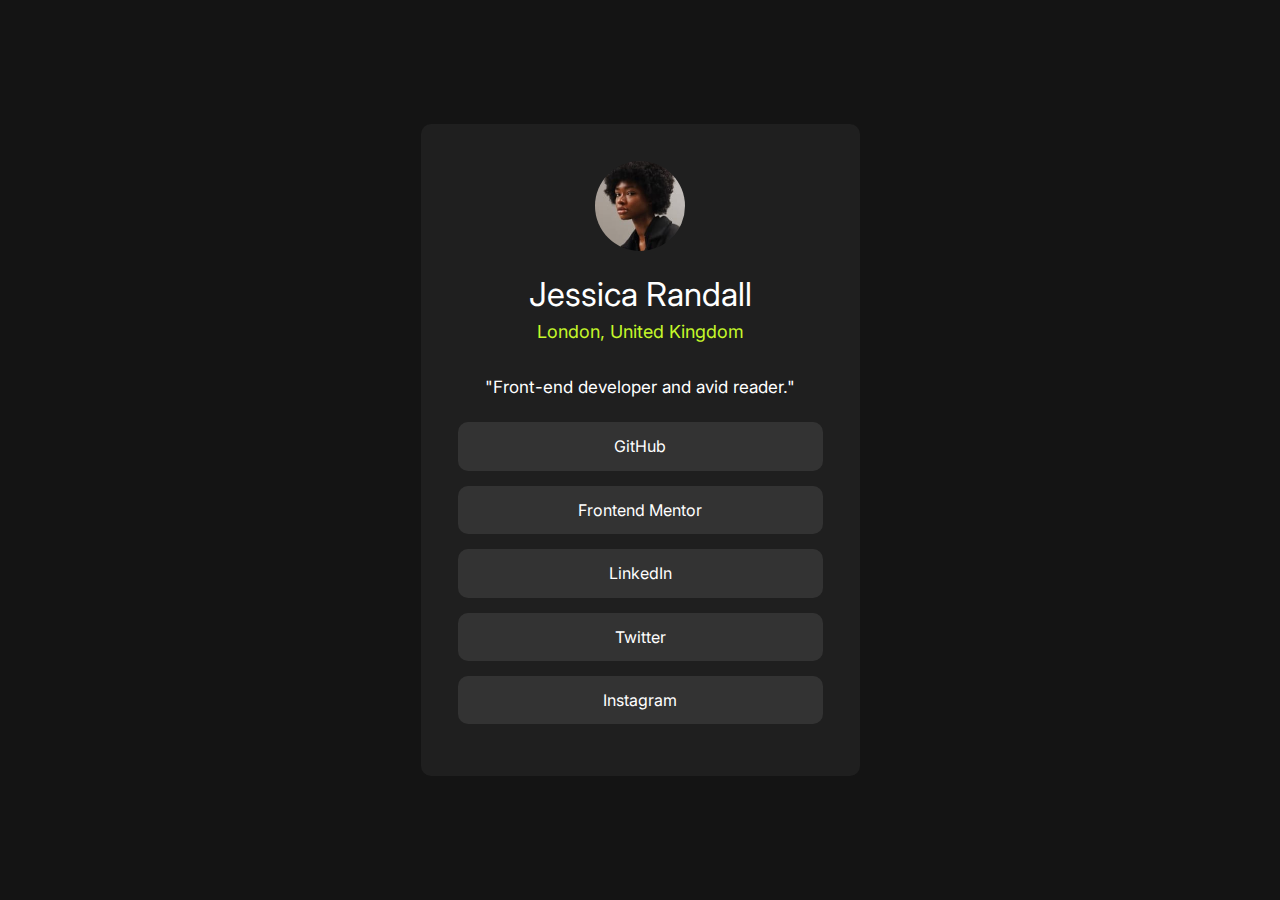
<file: task4/index.html>
<!DOCTYPE html>
<html lang="en">
<head>
  <meta charset="UTF-8">
  <meta name="viewport" content="width=device-width, initial-scale=1.0"> 

  <link rel="icon" type="image/png" sizes="32x32" href="./assets/images/favicon-32x32.png">
  <link rel="stylesheet" href="CSS/normalize.css">

  <link rel="stylesheet" href="CSS/style.css">
  
  <title>Frontend Mentor | Social links profile</title>

 
</head>
<body>

  <div class="container">
    <div class="main-card">
      <img class="main-card__img"  src="assets/images/avatar-jessica.jpeg" alt="Avatar image"> 
      <h1 class="main-card__heading">Jessica Randall</h1>
      <h2 class="main-card__secondry-heading">London, United Kingdom</h2>
      <p class="main-card__para"> "Front-end developer and avid reader."</p>

      <div class="main-card__links">
        <a href="https://github.com/asmaaelbahrawi1" target="_blank">GitHub</a>
        <a href="https://www.frontendmentor.io/profile/asmaaelbahrawi1" target="_blank">Frontend Mentor</a>
        <a href="https://www.linkedin.com/in/asmaa-elbahrawi/" target="_blank">LinkedIn</a>
        <a href="https://twitter.com/asmaa_elbahrawi" target="_blank">Twitter</a>
        <a href="https://www.instagram.com/asmaa_elbahrawi/" target="_blank">Instagram</a>
      </div>

    </div>

  </div>



  
 
</body>
</html>
</file>
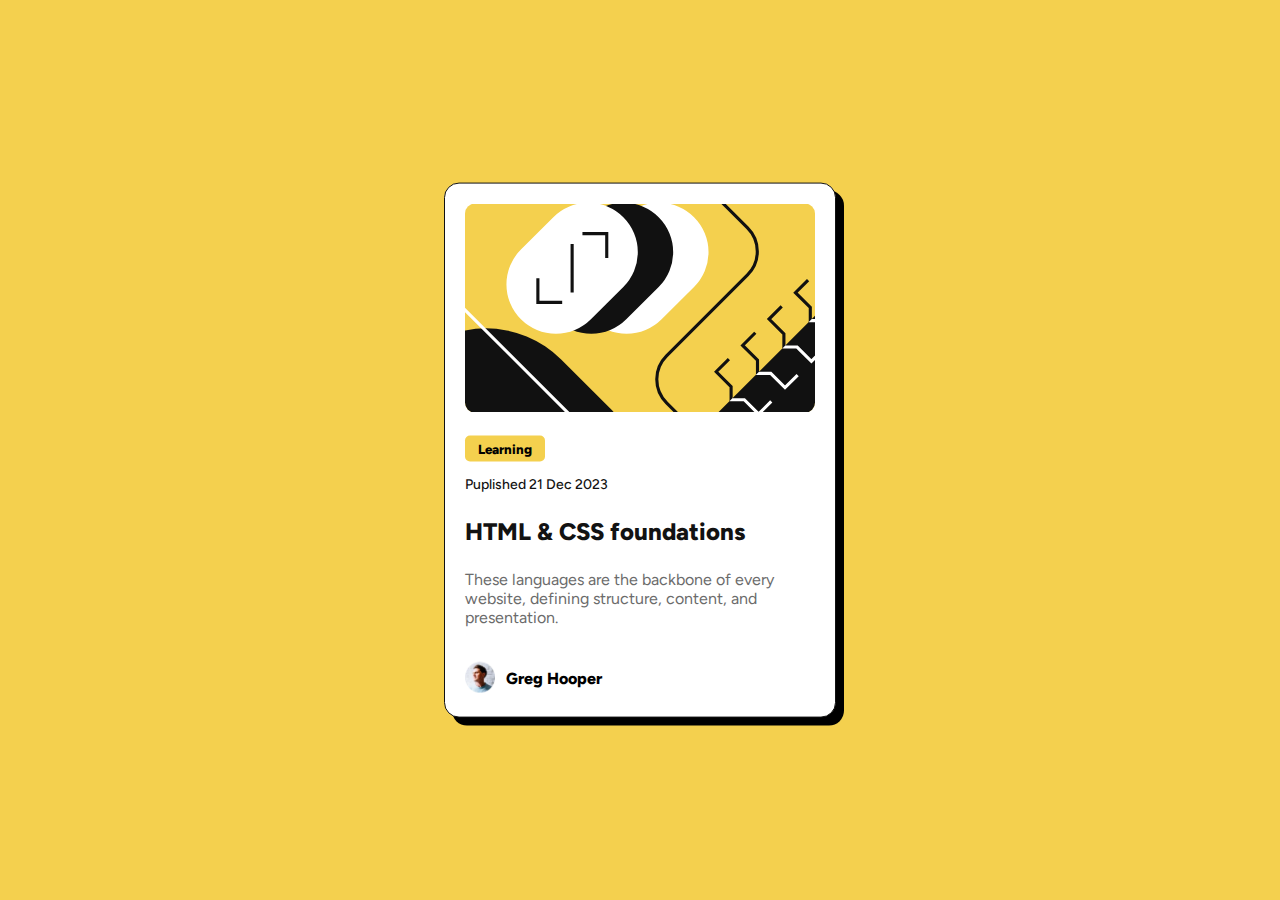
<file: task3/blog-preview-card-main/index.html>
<!DOCTYPE html>
<html lang="en">
<head>
  <meta charset="UTF-8">
  <meta name="viewport" content="width=device-width, initial-scale=1.0"> <!-- displays site properly based on user's device -->

  <link rel="icon" type="image/png" sizes="32x32" href="./assets/images/favicon-32x32.png">
  <link rel="stylesheet" href="CSS/style.css">
  
  <title>Frontend Mentor | Blog preview card</title>

   <!-- font link -->
  <style>
  @import url('https://fonts.googleapis.com/css2?family=Figtree:ital,wght@0,300..900;1,300..900&family=Outfit:wght@100..900&family=Young+Serif&display=swap');
  </style>

  
</head>
<body>
      <div class="main-card">

        <img class="main-card__img" src="assets/images/illustration-article.svg" alt="this is illustration article">
        <button class="main-card__button">Learning</button>
        <p class="main-card__date">Puplished 21 Dec 2023</p>
        <a href="google.com" class="hover-link"><p class="main-card__secondrypara">HTML & CSS foundations</p></a>
        <pre class="main-card__primarypara">These languages are the backbone of every
website, defining structure, content, and
presentation.
        </pre>
        
        <div class="container">
          <div>
            <img class="container-img" src="assets/images/image-avatar.webp" alt="this is image avatar ">
          </div>

          <div class="container-div">
           <span class="container-span">Greg Hooper</span>
          </div>

        </div>



 
</body>
</html>
</file>
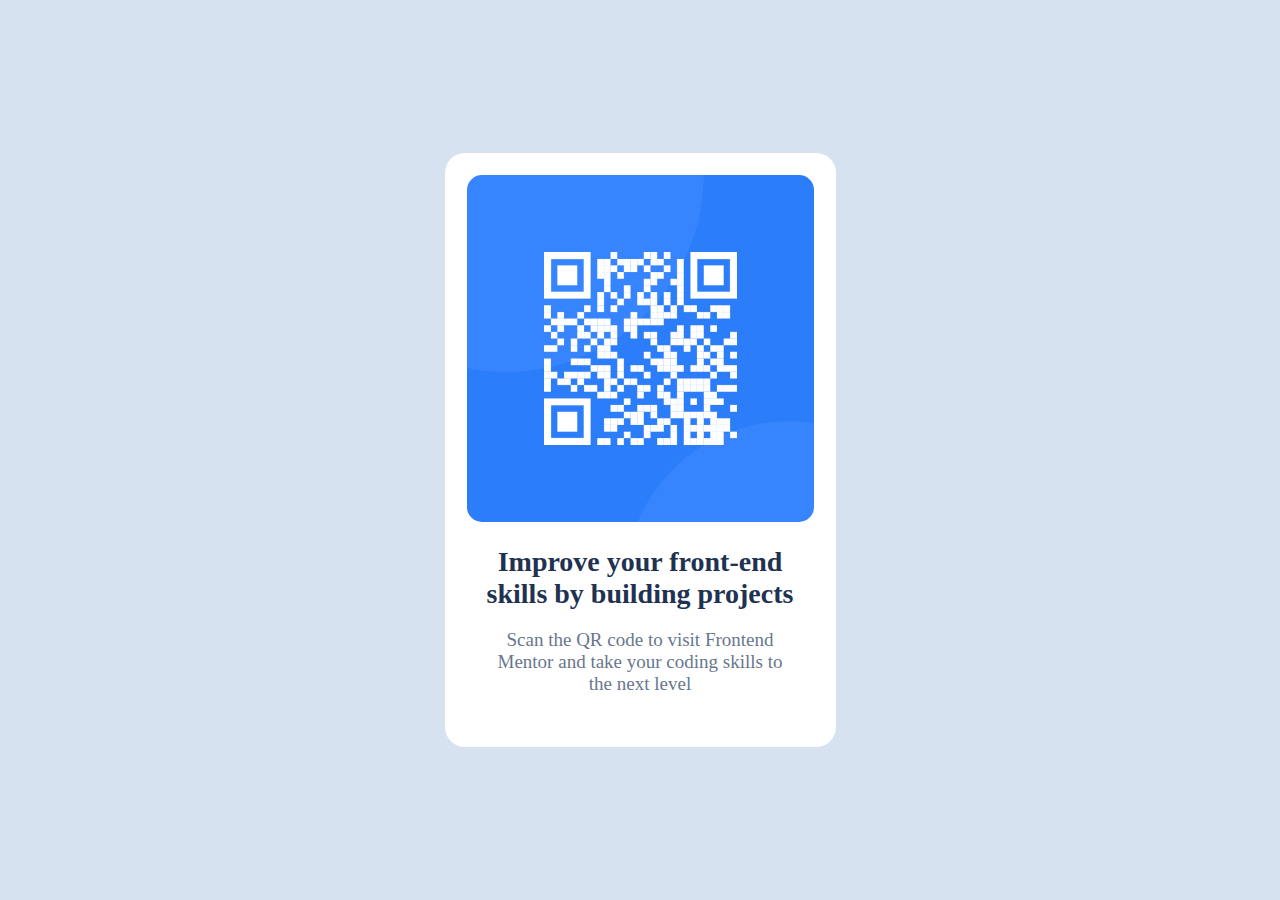
<file: task5/qr-code-component-main/index.html>
<!DOCTYPE html>
<html lang="en">
<head>
  <meta charset="UTF-8">
  <meta name="viewport" content="width=device-width, initial-scale=1.0">

  <link rel="icon" type="image/png" sizes="32x32" href="./images/favicon-32x32.png">

  <link rel="stylesheet" href="CSS/normalize.css">
  <link rel="stylesheet" href="CSS/style.css">
  
  <title>Frontend Mentor | QR code component</title>

  
</head>
<body>
  <div class="container">
    <div class="main-card">
      <img class="main-card__img" src="images/image-qr-code.png" alt="qr image">
        <h1 class="main-card__heading"> Improve your front-end skills by building projects</h1>
        <pre class="main-card__para">Scan the QR code to visit Frontend
Mentor and take your coding skills to
the next level</pre>
       </div>
  </div>

   
  
 
</body>
</html>
</file>
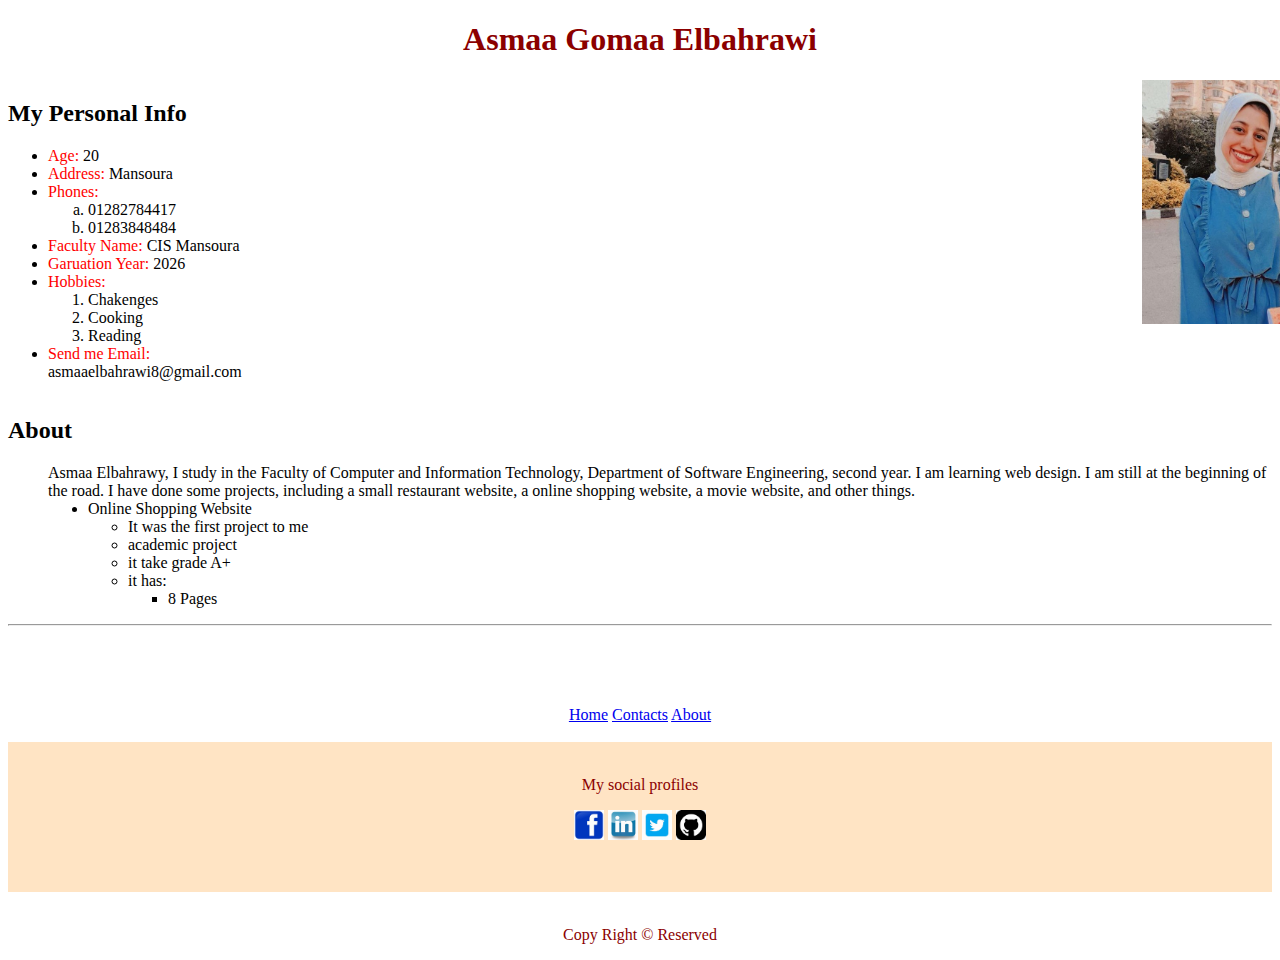
<file: task2/home.html>
<!DOCTYPE html>
<html lang="en">
<head>
    <meta charset="UTF-8">
    <meta name="viewport" content="width=device-width, initial-scale=1.0">
    <meta name="description" content="A prief overview about me ." >
    <meta name="auther" content="Asmaa Elbahrawi">
    <meta name="keyword" content="personal , information , html" >
    <title>Home Page</title>
    <link rel="stylesheet" href="css/home-style.css">
    <link rel="icon" href="css/images/icon.jpeg">
</head>
<body>
    <h1 class="header" id="top">Asmaa Gomaa Elbahrawi</h1>

    <div style="display: flex;">
        <div>
            <h2>My Personal Info</h2>
            <ul >
                <li><span style="color:red">Age:</span> 20</li>
                <li><span style="color:red">Address: </span>Mansoura</li>
                <li><span style="color:red">Phones: </span>
                    <ol type="a">
                        <li>01282784417</li>
                        <li>01283848484</li>
                    </ol>
                </li>
                <li><span style="color:red">Faculty Name:</span> CIS Mansoura</li>
                <li><span style="color:red">Garuation Year: </span>2026</li>
                <li><span style="color:red">Hobbies:</span>
                    <ol type="1">
                        <li>Chakenges</li>
                        <li>Cooking</li>
                        <li>Reading</li>
                    </ol>
                </li>
                <li><span style="color:red">Send me Email:</span> asmaaelbahrawi8@gmail.com</li>
            </ul>
        </div>
        <div><img src="css/images/personal.jpg" alt="" class="personal-photo"></div>
    </div>

    <dl>
        <dt><h2>About</h2></dt>
        <dd>Asmaa Elbahrawy, I study in the Faculty of Computer and Information Technology,
            Department of Software Engineering, second year. 
            I am learning web design. I am still at the beginning of the road.
            I have done some projects, including a small restaurant website, a  online shopping website, a movie website, and other things.
        </dd>

        <dd>
            <ul>
                <li>Online Shopping Website</li>
                <ul style="list-style-type: circle;">
                    <li>It was the first project to me</li>
                    <li>academic project </li>
                    <li>it take grade A+</li>
                    <li>it has:
                        <ul style="list-style: square;">
                            <li>8 Pages</li> 
                        </ul>
                    </li>

                </ul>
            </ul>
        </dd>
        
   </dl>

    <hr><br>

    <a href="#top" ><img src="css/images/top.jpeg" alt="to top" class="top"></a>
     

    <div style="text-align: center; align-items: center;">
        <a href="home.html">Home</a>
        <a href="home.html">Contacts</a>
        <a href="home.html">About</a>
    </div><br>

    <div class="social-links">
        <br>
        <p style="color:darkred;">My social profiles</p>
        <a href="https://www.facebook.com/asmaaelbahrawi"><img src="css/images/facebook.jpeg" alt="facebook" width="30" height="30"></a>
        <a href="https://www.linkedin.com/in/asmaa-elbahrawi/"><img src="css/images/linkedin.jpeg" alt="linkedin" width="30" height="30"></a>
        <a href="https://x.com/asmaa_elbahrawi"><img src="css/images/twitter.jpeg" alt="twiter" width="30" height="30"></a>
        <a href="https://github.com/AsmaaElbahrawi"><img src="css/images/github.jpeg" alt="github" width="30" height="30"></a>
        
    </div>
    <br>
    <p class="copyright">
        Copy Right  &copy; Reserved
    </p>







    
</body>
</html>
</file>
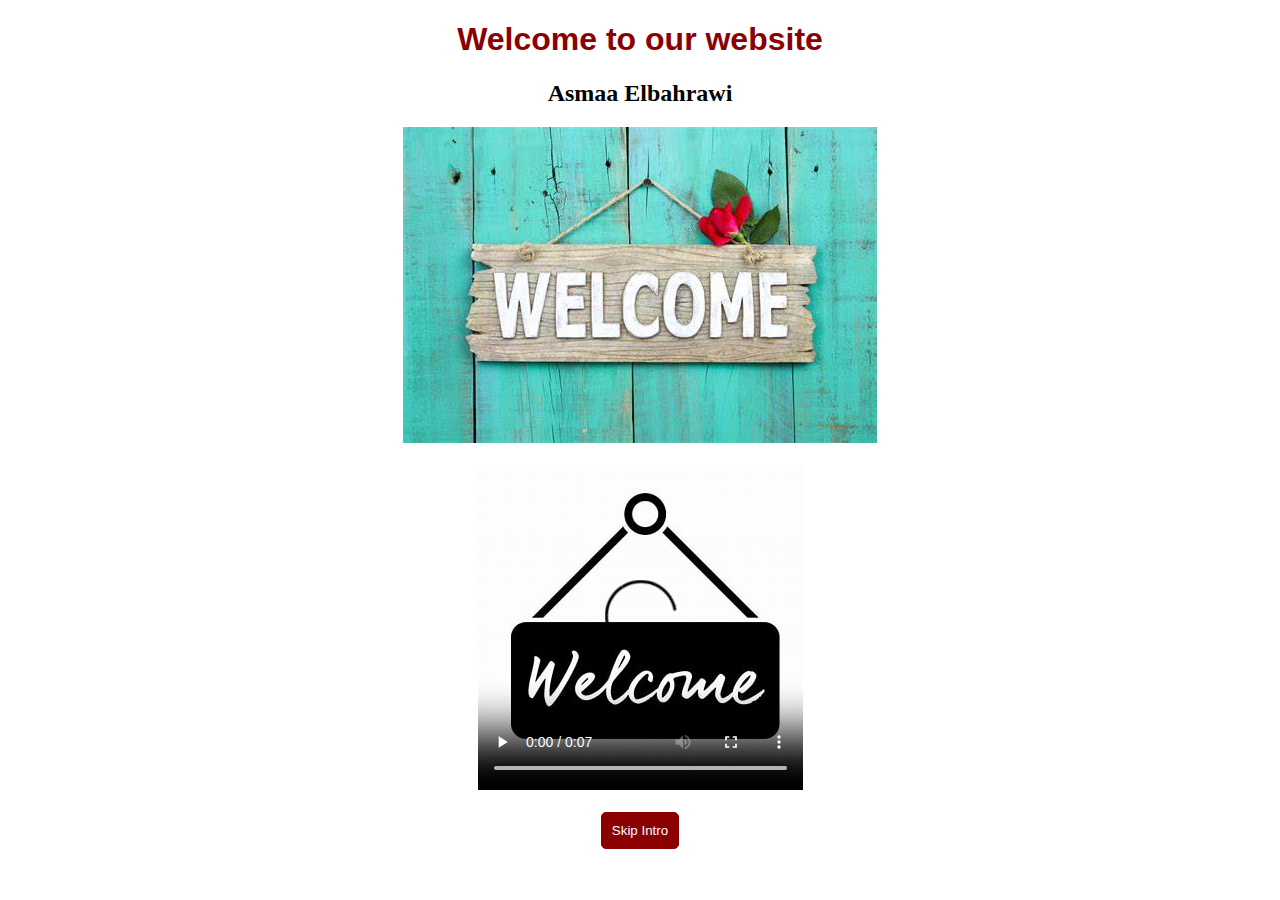
<file: task2/welcome.html>
<!DOCTYPE html>
<html lang="en">
<head>
    <meta charset="UTF-8">
    <meta name="viewport" content="width=device-width, initial-scale=1.0">
    <meta name="description" content="A prief overview about me ." >
    <meta name="auther" content="Asmaa Elbahrawi">
    <meta name="keyword" content="personal , information , html" >
    <title>Welcome Page</title>
    <link rel="stylesheet" href="css/style.css">
    <link rel="icon" href="css/images/icon.jpeg">
    
</head>
<body>
    <h1 class="welcome-statment">Welcome to our website</h1>
    <h2>Asmaa Elbahrawi</h2>
    <img src="css/images/welcome.jpeg" alt="welcome page">
     <br><br>
    <video src="css/videos/welcomev.mp4" controls autoplay poster="css/images/alternative.jpeg"></video>
     <br><br>
    <button class="skip-button"><a href="home.html" target="_self" class="skip-link">Skip Intro</a></button>

</body>
</html>
</file>
<file: task4/CSS/style.css>
@import url('https://fonts.googleapis.com/css2?family=Figtree:ital,wght@0,300..900;1,300..900&family=Inter:ital,opsz,wght@0,14..32,100..900;1,14..32,100..900&family=Outfit:wght@100..900&family=Young+Serif&display=swap');

:root{
    --main-dark-gray: hsl(0, 0%, 8%);
    --main-light-gray: hsl(0, 0%, 20%);
    --main-middle-gray: hsl(0, 0%, 12%);
    --green:hsl(75, 94%, 57%);
    --white:hsl(0, 0%, 100%);
}
*{
    align-items: center;
    text-align: center;
    box-sizing: border-box;
}

body{
    background-color: var(--main-dark-gray);
    font-family: inter;
}
.container{
    display: flex;
    justify-content: center;
    align-items: center;
    height: 100vh;
}
.main-card{
    background-color: var(--main-middle-gray);
    padding: 1.375rem;
    border-radius: 0.625rem;
}

.main-card__img{
    border-radius: 50%;
    width: 5.625rem;
    height: 5.625rem;
    margin-top: 0.938rem;
}
.main-card__heading{
    font-weight: 400;
    font-size: 2.063rem;
    color: var(--white);
}
.main-card__secondry-heading{
    font-weight: 400;
    font-size: 1.125rem;
    color: var(--green);
    margin-top: -0.875rem;
}
.main-card__para{
    font-size: 1.063rem;
    color: var(--white);
    margin-top: 2.188rem;

    
}
.main-card__links{
    margin-top: 1.563rem;
    margin-bottom: 1.875rem;
}
.main-card__links a{
    font-weight: 400;
    display: block;
    color: var(--white);
    text-decoration: none;
    background-color: var(--main-light-gray);
    margin: 0.938rem;
    padding: 0.938rem;
    border-radius: 0.625rem;
    width: 22.813rem;
    
}
a:hover{
    color:black;
    background-color: var(--green);
}
</file>
<file: task3/blog-preview-card-main/CSS/style.css>
body{
    margin: 0;
    padding: 0;
    background-color: hsl(47, 88%, 63%);
    font-family: Figtree;
}
.main-card{
    background-color:  hsl(0, 0%, 100%);
    width: 350px;
    border: 1px solid hsl(0, 0%, 7%);
    border-radius: 15px;
    box-shadow: 8px 8px 0px black;
    padding: 20px;

   /* center card vertically and horizental */
    position: absolute;
    left: 50%;
    top: 50%;
    -webkit-transform: translate(-50%, -50%);
    transform: translate(-50%, -50%);

}
.main-card__img{
    display: block;
    width: -webkit-fill-available;
    border-radius: 10px;
   
}
.main-card__button{
    background-color: hsl(47, 88%, 63%);
    border: none;
    border-radius: 5px;
    padding: 5px;
    width: 80px;
    margin-top: 23px;
    font-family: Figtree;
    font-weight: 800;
}
.main-card__date{
    color:hsl(0, 0%, 7%);
    font-family: Figtree;
    font-weight: 500;
    font-size: 14px;


}
.main-card__secondrypara{
    font-size: 24px;
    font-weight: 800;
}
.main-card__primarypara{
    color:hsl(0, 0%, 42%);
    font-size: 16px;
    font-family: Figtree;

}
.container{
    display: flex;
}
.container-img{
    width: 30px;
}
.container-span{
    font-weight: 800;
}

.container-div{
    margin-left: 11px;
    margin-top: 7px;
}

.main-card__secondrypara:hover{
    color:hsl(47, 88%, 63%);
}
.hover-link{
    text-decoration: none;
    color:hsl(0, 0%, 7%)
}
</file>
<file: task5/qr-code-component-main/CSS/style.css>
:root{
    --main-light-color:hsl(212, 45%, 89%);
    --main-medium-color:hsl(216, 15%, 48%);
    --main-dark-color:hsl(218, 44%, 22%);
    --white: hsl(0, 0%, 100%);
}
*{
    box-sizing: border-box;
}
body{
    background-color: var(--main-light-color);
    text-align: center;
    align-items: center;
}
.container{
    display: flex;
    justify-content: center;
    align-items: center;
    height: 100vh;
}
.main-card{
    background-color: var(--white);
    width: 391px;
    padding: 1.375rem;
    border-radius: 20px;
}
.main-card__img{
    width: 100%;
    border-radius: 15px;
}
.main-card__heading{
    color:var(--main-dark-color);
    font-weight: 700;
    font-family: Outfit;
    font-size: 1.75rem;
}
.main-card__para{
    color:var(--main-medium-color);
    font-size:1.188rem;
    font-family: Outfit;
    font-weight: 400;
    margin-bottom: 1.875rem;
}
</file>
<file: task2/css/home-style.css>
.header{
    text-align: center;
    color:darkred;
}
.personal-photo{
    width: 212px;
    height: 244px;
    margin-left: 900px;
}
.top{
    margin-left: 1400px;
    width: 30px;
    height: 50px;
}






















.social-links{
    align-items: center;
    text-align: center;
    background-color: bisque;
    height: 150px;
}
.copyright{
    text-align: center;
    color:darkred;
}
</file>
<file: task2/css/style.css>
body{
    text-align: center;
    align-items: center;
}
.welcome-statment{
    color:darkred;
    font-family: 'Gill Sans', 'Gill Sans MT', Calibri, 'Trebuchet MS', sans-serif;

}
.skip-button{
    border: 1px solid darkred;
    background-color: darkred;
    border-radius: 5px;
    padding: 10px;
}
.skip-link{
    text-decoration: none;
    color: white;
}
</file>
